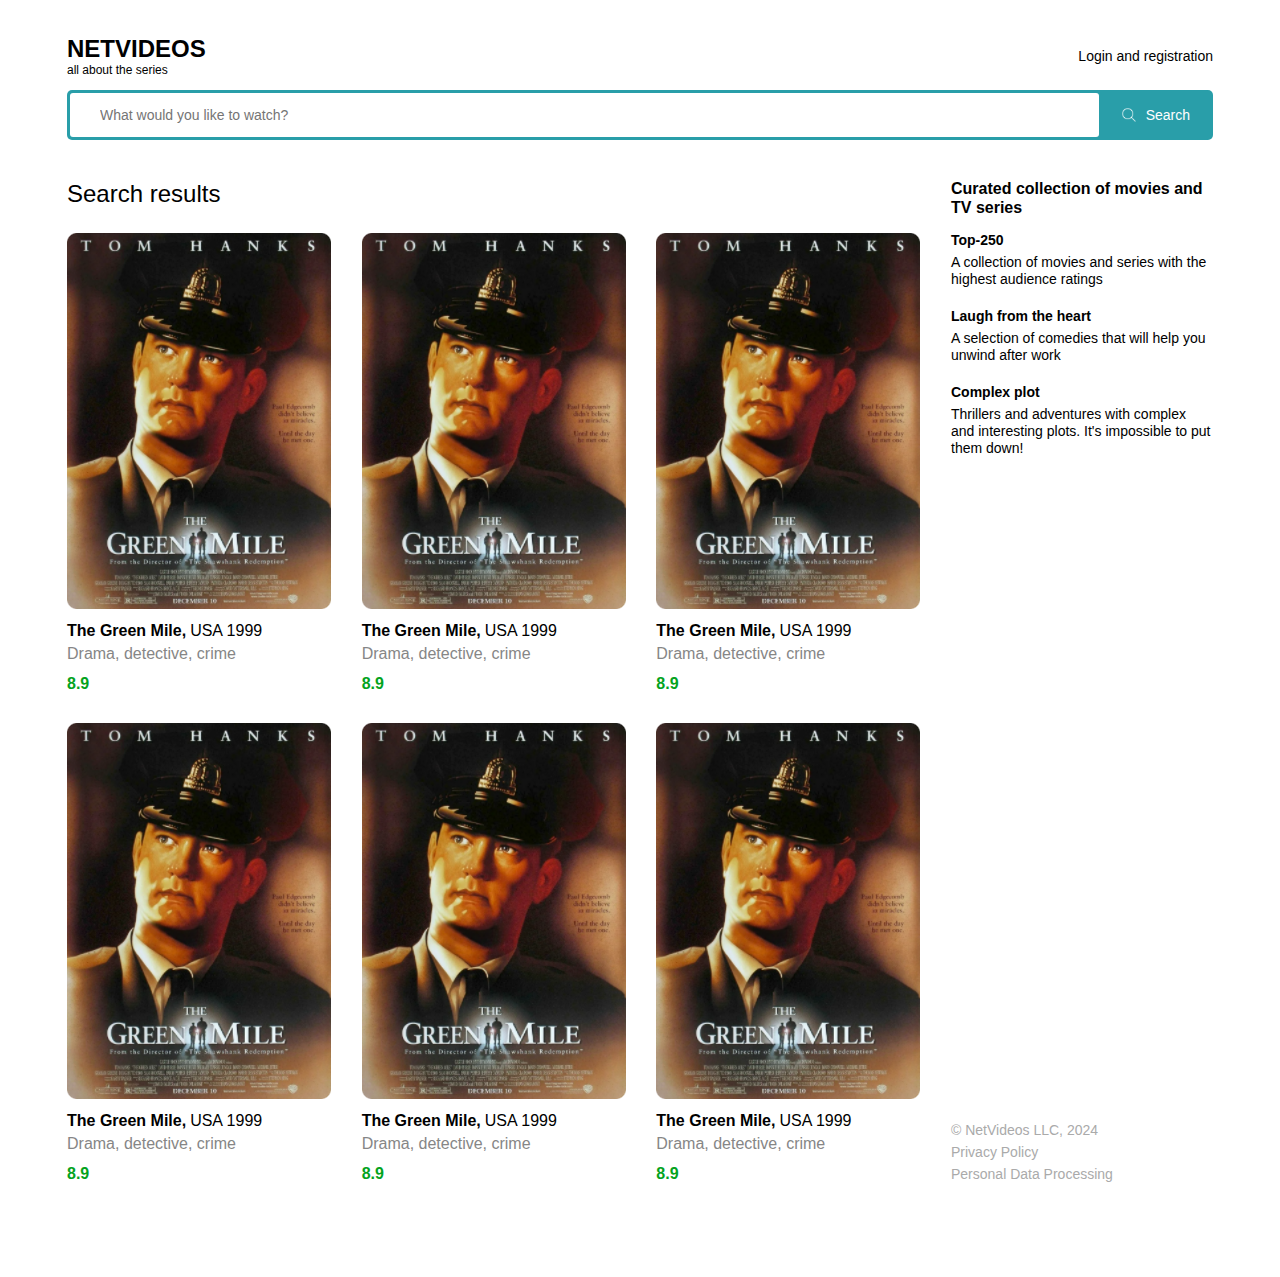
<file: index.html>
<!DOCTYPE html>
<html lang="en">

<head>
    <meta charset="UTF-8">
    <meta name="viewport" content="width=device-width, initial-scale=1.0">
    <link rel="stylesheet" href="./css/style.css">
    <title>NetVideos</title>
</head>

<body>
    <header class="header">
        <div class="container">
            <div class="header-box">
                <a href="./index.html" class="header-logo">
                    <h1>NETVIDEOS</h1>
                    <p>all about the series</p>
                </a>

                <div class="header-controls">
                    <a href="#">Login and registration</a>
                </div>

                <div class="header-controls--mobile">
                    <img src="./img/icons/burger.svg" alt="burger">
                </div>
            </div>
        </div>
    </header>

    <main>
        <section class="search">
            <div class="container">
                <div class="search-box">
                    <input type="text" placeholder="What would you like to watch?">
                    <button>
                        <img src="./img/icons/search-icon.svg" alt="search-icon">
                        <span>Search</span>
                    </button>
                </div>
            </div>
        </section>

        <section class="content">
            <div class="container">
                <div class="content-box">
                    <div class="content-main">
                        <h2 class="content-main__title">
                            Search results
                        </h2>

                        <div class="content-cards">
                            <a href="./film.html" class="content-cards__item">
                                <div class="content-cards__item--img">
                                    <img src="./img/films/film-1.png" alt="film-1">
                                </div>
                                <div class="content-cards__item--title">
                                    <h5>The Green Mile,</h5>
                                    <span>USA 1999</span>
                                </div>
                                <p class="content-cards__item--description">
                                    Drama, detective, crime
                                </p>
                                <p class="content-cards__item--rating">
                                    8.9
                                </p>
                            </a>

                            <a href="./film.html" class="content-cards__item">
                                <div class="content-cards__item--img">
                                    <img src="./img/films/film-1.png" alt="film-1">
                                </div>
                                <div class="content-cards__item--title">
                                    <h5>The Green Mile,</h5>
                                    <span>USA 1999</span>
                                </div>
                                <p class="content-cards__item--description">
                                    Drama, detective, crime
                                </p>
                                <p class="content-cards__item--rating">
                                    8.9
                                </p>
                            </a>

                            <a href="./film.html" class="content-cards__item">
                                <div class="content-cards__item--img">
                                    <img src="./img/films/film-1.png" alt="film-1">
                                </div>
                                <div class="content-cards__item--title">
                                    <h5>The Green Mile,</h5>
                                    <span>USA 1999</span>
                                </div>
                                <p class="content-cards__item--description">
                                    Drama, detective, crime
                                </p>
                                <p class="content-cards__item--rating">
                                    8.9
                                </p>
                            </a>

                            <a href="./film.html" class="content-cards__item">
                                <div class="content-cards__item--img">
                                    <img src="./img/films/film-1.png" alt="film-1">
                                </div>
                                <div class="content-cards__item--title">
                                    <h5>The Green Mile,</h5>
                                    <span>USA 1999</span>
                                </div>
                                <p class="content-cards__item--description">
                                    Drama, detective, crime
                                </p>
                                <p class="content-cards__item--rating">
                                    8.9
                                </p>
                            </a>

                            <a href="./film.html" class="content-cards__item">
                                <div class="content-cards__item--img">
                                    <img src="./img/films/film-1.png" alt="film-1">
                                </div>
                                <div class="content-cards__item--title">
                                    <h5>The Green Mile,</h5>
                                    <span>USA 1999</span>
                                </div>
                                <p class="content-cards__item--description">
                                    Drama, detective, crime
                                </p>
                                <p class="content-cards__item--rating">
                                    8.9
                                </p>
                            </a>

                            <a href="./film.html" class="content-cards__item">
                                <div class="content-cards__item--img">
                                    <img src="./img/films/film-1.png" alt="film-1">
                                </div>
                                <div class="content-cards__item--title">
                                    <h5>The Green Mile,</h5>
                                    <span>USA 1999</span>
                                </div>
                                <p class="content-cards__item--description">
                                    Drama, detective, crime
                                </p>
                                <p class="content-cards__item--rating">
                                    8.9
                                </p>
                            </a>
                        </div>
                    </div>

                    <div class="content-sidebar">
                        <div class="content-sidebar__info">
                            <h4 class="content-sidebar__info--title">
                                Curated collection of movies and TV series
                            </h4>
                            <div class="content-sidebar__info__wrapper">
                                <div class="content-sidebar__info__item">
                                    <h5>Top-250</h5>
                                    <p>A collection of movies and series with the highest audience ratings</p>
                                </div>

                                <div class="content-sidebar__info__item">
                                    <h5>Laugh from the heart</h5>
                                    <p>A selection of comedies that will help you unwind after work</p>
                                </div>

                                <div class="content-sidebar__info__item">
                                    <h5>Complex plot</h5>
                                    <p>Thrillers and adventures with complex and interesting plots. It's impossible to
                                        put them down!</p>
                                </div>
                            </div>
                        </div>

                        <div class="content-sidebar__footer">
                            <p>© NetVideos LLC, 2024</p>
                            <a href="#">Privacy Policy</a>
                            <a href="#">Personal Data Processing</a>
                        </div>
                    </div>
                </div>
            </div>
        </section>
    </main>
</body>

</html>
</file>
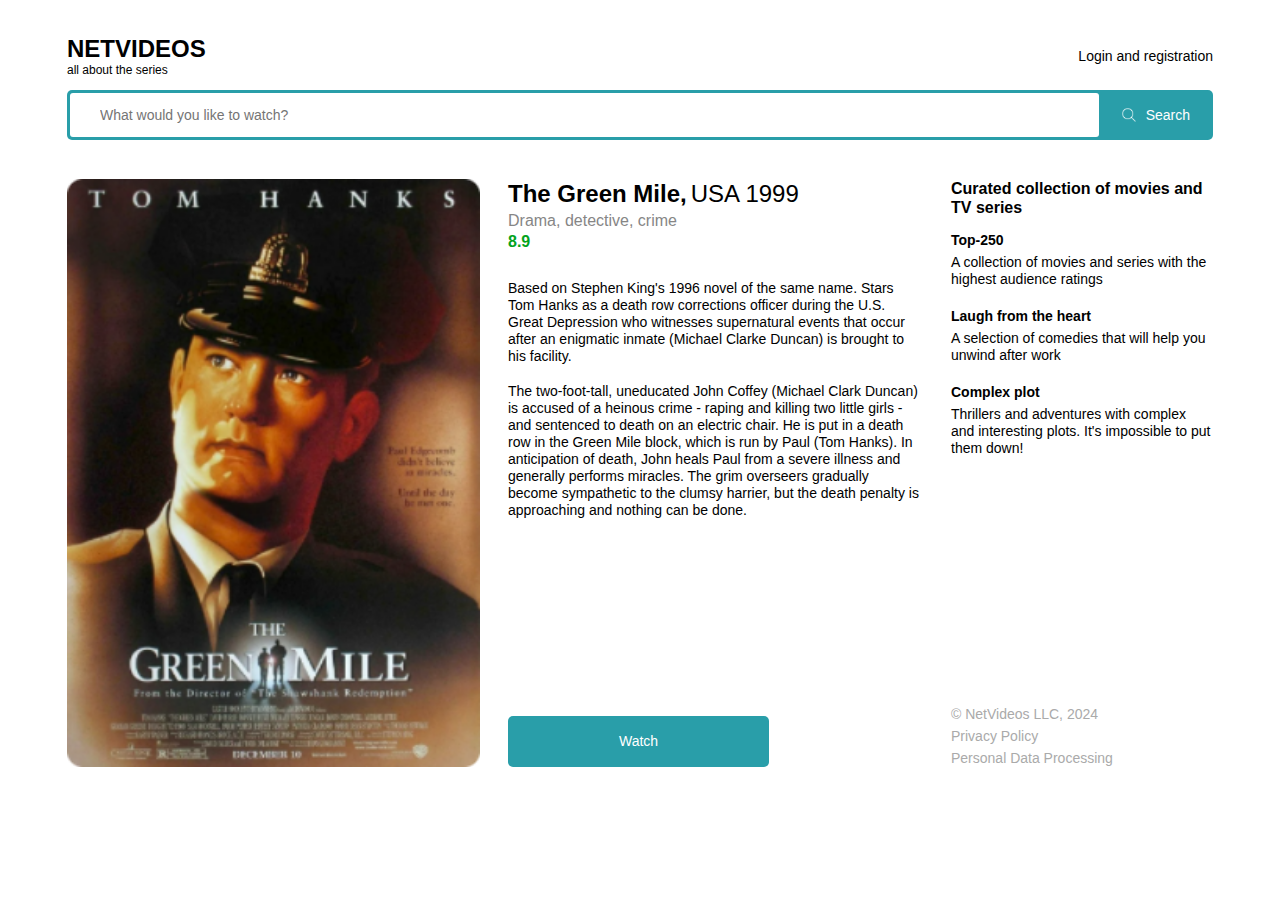
<file: film.html>
<!DOCTYPE html>
<html lang="en">

<head>
    <meta charset="UTF-8">
    <meta name="viewport" content="width=device-width, initial-scale=1.0">
    <link rel="stylesheet" href="./css/style.css">
    <title>NetVideos</title>
</head>

<body>
    <header class="header">
        <div class="container">
            <div class="header-box">
                <a href="./index.html" class="header-logo">
                    <h1>NETVIDEOS</h1>
                    <p>all about the series</p>
                </a>

                <div class="header-controls">
                    <a href="#">Login and registration</a>
                </div>

                <div class="header-controls--mobile">
                    <img src="./img/icons/burger.svg" alt="burger">
                </div>
            </div>
        </div>
    </header>

    <main>
        <section class="search">
            <div class="container">
                <div class="search-box">
                    <input type="text" placeholder="What would you like to watch?">
                    <button>
                        <img src="./img/icons/search-icon.svg" alt="search-icon">
                        <span>Search</span>
                    </button>
                </div>
            </div>
        </section>

        <section class="content">
            <div class="container">
                <div class="content-box">
                    <div class="content-film">
                        <div class="content-film__img">
                            <img src="./img/films/film-1.png" alt="film-1">
                        </div>
                        <div class="content-film__info">
                            <div class="content-film__info__content">
                                <div class="content-film__info__title">
                                    <h1>The Green Mile,</h1>
                                    <p>USA 1999</p>
                                </div>

                                <p class="content-film__info__category">
                                    Drama, detective, crime
                                </p>

                                <p class="content-film__info__rating">
                                    8.9
                                </p>

                                <p class="content-film__info__description">
                                    Based on Stephen King's 1996 novel of the same name. Stars Tom Hanks as a death row
                                    corrections officer during the U.S. Great Depression who witnesses supernatural
                                    events that occur after an enigmatic inmate (Michael Clarke Duncan) is brought to
                                    his facility.
                                </p>

                                <p class="content-film__info__description">
                                    The two-foot-tall, uneducated John Coffey (Michael Clark Duncan) is accused of a
                                    heinous crime - raping and killing two little girls - and sentenced to death on an
                                    electric chair. He is put in a death row in the Green Mile block, which is run by
                                    Paul (Tom Hanks). In anticipation of death, John heals Paul from a severe illness
                                    and generally performs miracles. The grim overseers gradually become sympathetic to
                                    the clumsy harrier, but the death penalty is approaching and nothing can be done.
                                </p>
                            </div>

                            <div class="content-film__info__controls">
                                <button>Watch</button>
                            </div>
                        </div>
                    </div>

                    <div class="content-sidebar">
                        <div class="content-sidebar__info">
                            <h4 class="content-sidebar__info--title">
                                Curated collection of movies and TV series
                            </h4>
                            <div class="content-sidebar__info__wrapper">
                                <div class="content-sidebar__info__item">
                                    <h5>Top-250</h5>
                                    <p>A collection of movies and series with the highest audience ratings</p>
                                </div>

                                <div class="content-sidebar__info__item">
                                    <h5>Laugh from the heart</h5>
                                    <p>A selection of comedies that will help you unwind after work</p>
                                </div>

                                <div class="content-sidebar__info__item">
                                    <h5>Complex plot</h5>
                                    <p>Thrillers and adventures with complex and interesting plots. It's impossible to
                                        put them down!</p>
                                </div>
                            </div>
                        </div>

                        <div class="content-sidebar__footer">
                            <p>© NetVideos LLC, 2024</p>
                            <a href="#">Privacy Policy</a>
                            <a href="#">Personal Data Processing</a>
                        </div>
                    </div>
                </div>
            </div>
        </section>
    </main>
</body>

</html>
</file>
<file: css/style.css>
* {
    box-sizing: border-box;
}

body {
    margin: 0;
    padding: 0;
}

.container {
    max-width: 1194px;
    padding-left: 24px;
    padding-right: 24px;
    margin: 0 auto;
}


/* header */

.header {
    margin-top: 34px;
    margin-bottom: 12px;
}

.header-box {
    display: flex;
    align-items: center;
    justify-content: space-between;
}

.header-logo {
    text-decoration: none;
    color: rgb(0, 0, 0);
}

.header-logo h1 {
    margin: 0;
    font-family: Inter, sans-serif;
    font-size: 24px;
    font-weight: 700;
    line-height: 29px;
}

.header-logo p {
    margin: 0;
    font-family: Inter, sans-serif;
    font-size: 12px;
    font-weight: 300;
    line-height: 15px;
}

.header-controls a {
    color: rgb(0, 0, 0);
    font-family: Inter, sans-serif;
    font-size: 14px;
    font-weight: 400;
    line-height: 17px;
    text-decoration: none;
}

.header-controls a:hover {
    color: rgb(41, 158, 169);
}

.header-controls--mobile {
    display: none;
    align-self: flex-start;
}

/* main */
/* search */

.search {
    margin-bottom: 39px;
}

.search-box {
    height: 50px;
    padding: 3px;
    border-radius: 5px;
    background: rgb(41, 158, 169);
    display: flex;
    align-items: center;
    justify-content: space-between;
    gap: 3px;
}

.search-box input {
    height: 100%;
    min-width: 0;
    padding: 0 30px;
    flex-grow: 1;

    border: none;
    outline: none;

    font-family: Inter, sans-serif;
    font-size: 14px;
    font-weight: 400;
    line-height: 17px;

    border-radius: 3px;
    background: rgb(255, 255, 255);
}

.search-box button {
    height: 100%;
    padding: 17px 20px;
    display: flex;
    align-items: center;
    gap: 10px;

    background: rgb(41, 158, 169);
    border: none;
    color: rgb(255, 255, 255);

    font-family: Inter, sans-serif;
    font-size: 14px;
    font-weight: 400;
    line-height: 17px;

    cursor: pointer;
}

/* main-content */

.content {
    margin-bottom: 94px;
}

.content-box {
    display: flex;
    justify-content: space-between;
    gap: 30px;
}

.content-main {
    flex-grow: 1;
}

.content-main__title {
    margin-top: 0;
    margin-bottom: 25px;
    color: rgb(0, 0, 0);
    font-family: Inter, sans-serif;
    font-size: 24px;
    font-weight: 500;
    line-height: 29px;
}

/* main-content-cards */

.content-cards {
    display: flex;
    flex-wrap: wrap;
    gap: 30px;
}

.content-cards__item {
    width: calc((100% - (30px * 2)) / 3);
    text-decoration: none;
}

.content-cards__item--img {
    width: 100%;
    display: block;
    margin-bottom: 12px;

    img {
        display: block;
        max-width: 264px;
    }
}

.content-cards__item--title {
    display: flex;
    flex-wrap: wrap;
    gap: 4px;
    margin-bottom: 4px;

    h5,
    span {
        margin: 0;
        color: rgb(0, 0, 0);
        font-family: Inter, sans-serif;
        font-size: 16px;
        line-height: 19px;
    }

    h5 {
        font-weight: 700;
    }

    span {
        font-weight: 400;
    }
}

.content-cards__item--description {
    color: rgb(134, 134, 134);
    font-family: Inter, sans-serif;
    font-size: 16px;
    font-weight: 400;
    line-height: 19px;
    margin-top: 0;
    margin-bottom: 11px;
}

.content-cards__item--rating {
    color: rgb(4, 163, 30);
    font-family: Inter, sans-serif;
    font-size: 16px;
    font-weight: 700;
    line-height: 19px;
    margin: 0;
}

/* main-content-sidebar */

.content-sidebar {
    width: 262px;
    min-width: 262px;
    display: flex;
    flex-direction: column;
    justify-content: space-between;
}

.content-sidebar__info {
    margin-bottom: 120px;
}

.content-sidebar__info--title {
    color: rgb(0, 0, 0);
    font-family: Inter, sans-serif;
    font-size: 16px;
    font-weight: 700;
    line-height: 19px;
    margin-top: 0;
    margin-bottom: 15px;
}

.content-sidebar__info__wrapper {
    display: flex;
    flex-direction: column;
    gap: 20px;
}

.content-sidebar__info__item {
    display: flex;
    flex-direction: column;

    h5,
    p {
        color: rgb(0, 0, 0);
        font-family: Inter, sans-serif;
        font-size: 14px;
        line-height: 17px;

    }

    h5 {
        font-weight: 700;
        margin-top: 0;
        margin-bottom: 5px;
    }

    p {
        font-weight: 400;
        margin: 0;
    }
}

.content-sidebar__footer {
    display: flex;
    flex-direction: column;
    gap: 5px;

    p,
    a {
        color: rgb(170, 170, 170);
        font-family: Inter, sans-serif;
        font-size: 14px;
        font-weight: 400;
        line-height: 17px;
    }

    p {
        margin: 0;
    }

    a {
        text-decoration: none;
    }

    a:hover {
        color: rgb(41, 158, 169);
    }
}

/* second-page content-card-description */

.content-film {
    flex-grow: 1;
    display: flex;
    justify-content: space-between;
    gap: 28px;
}

.content-film__img {
    width: calc((100% - 28px) / 2);
    display: flex;
    justify-content: center;

    img {
        width: 100%;
        display: block;
        max-width: 450px;
    }
}

.content-film__info {
    width: calc((100% - 28px) / 2);
    display: flex;
    flex-direction: column;
    justify-content: space-between;
    gap: 30px;
}

.content-film__info__content>*:last-child {
    margin-bottom: 0;
}

.content-film__info__title {
    display: flex;
    flex-wrap: wrap;
    gap: 4px;
    margin-bottom: 3px;

    h1,
    p {
        color: rgb(0, 0, 0);
        font-family: Inter, sans-serif;
        font-size: 24px;
        line-height: 29px;
    }

    h1 {
        font-weight: 700;
        margin: 0;
    }

    p {
        font-weight: 400;
        margin: 0;
    }
}

.content-film__info__category {
    color: rgb(134, 134, 134);
    font-family: Inter, sans-serif;
    font-size: 16px;
    font-weight: 400;
    line-height: 19px;
    margin-top: 0;
    margin-bottom: 2px;
}

.content-film__info__rating {
    color: rgb(4, 163, 30);
    font-family: Inter, sans-serif;
    font-size: 16px;
    font-weight: 700;
    line-height: 19px;
    margin-top: 0;
    margin-bottom: 29px;
}

.content-film__info__description {
    color: rgb(0, 0, 0);
    font-family: Inter, sans-serif;
    font-size: 14px;
    font-weight: 400;
    line-height: 17px;
    margin-top: 0;
    margin-bottom: 18px;
}

.content-film__info__controls {
    button {
        color: rgb(255, 255, 255);
        font-family: Inter, sans-serif;
        font-size: 14px;
        font-weight: 400;
        line-height: 17px;

        padding: 17px 111px;
        border-radius: 5px;
        background: rgb(41, 158, 169);
        border: none;
        outline: none;

        cursor: pointer;
    }
}

@media (max-width: 991px) {
    .content-cards__item {
        width: calc((100% - (30px * 1)) / 2);
    }

    .content-film {
        flex-direction: column;
    }

    .content-film__img {
        width: 100%;
    }

    .content-film__info {
        width: 100%;
    }
}

@media (max-width: 786px) {
    .header-controls {
        display: none;
    }

    .header-controls--mobile {
        display: block;
    }

    .search-box input {
        padding: 0 15px;
    }

    .content-box {
        flex-direction: column;
    }

    .content-sidebar {
        width: 100%;
        min-width: 100%;
    }
}

@media (max-width: 480px) {
    .content-cards__item {
        width: 100%;
    }
}
</file>
